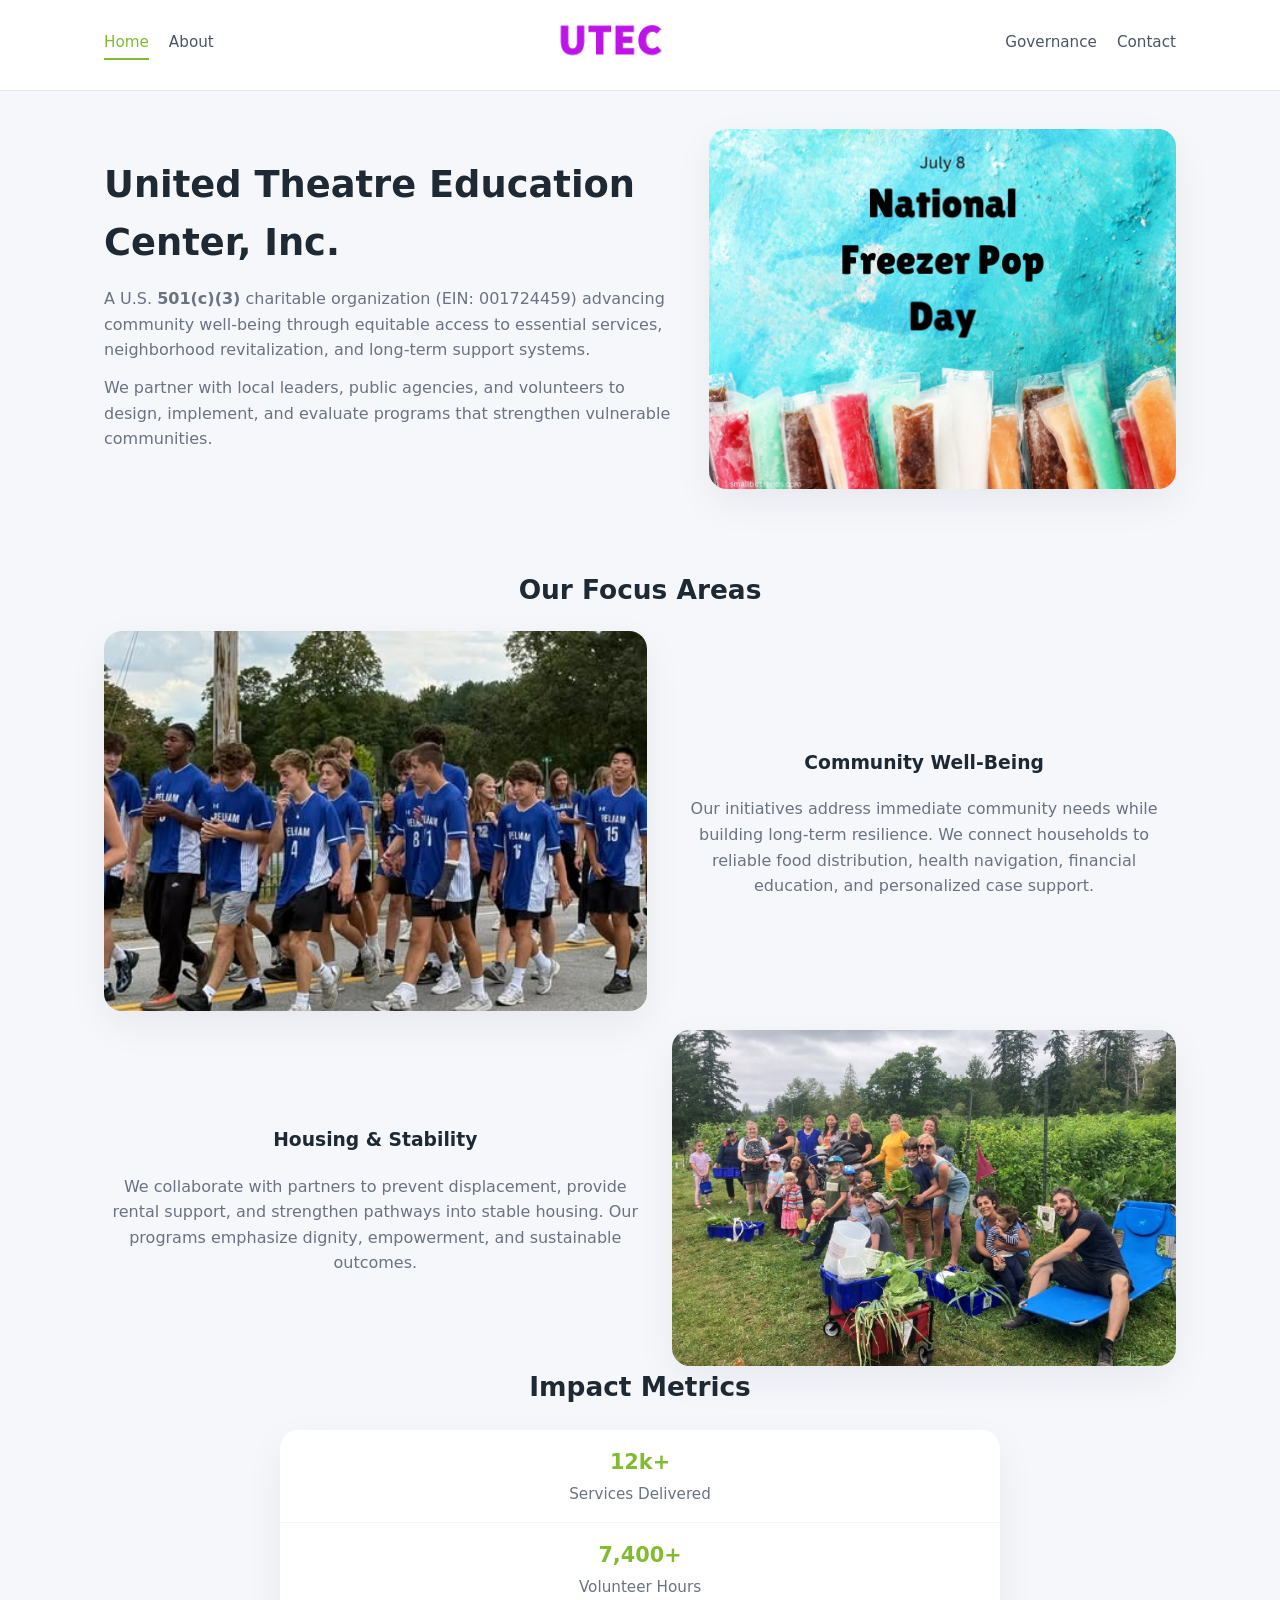
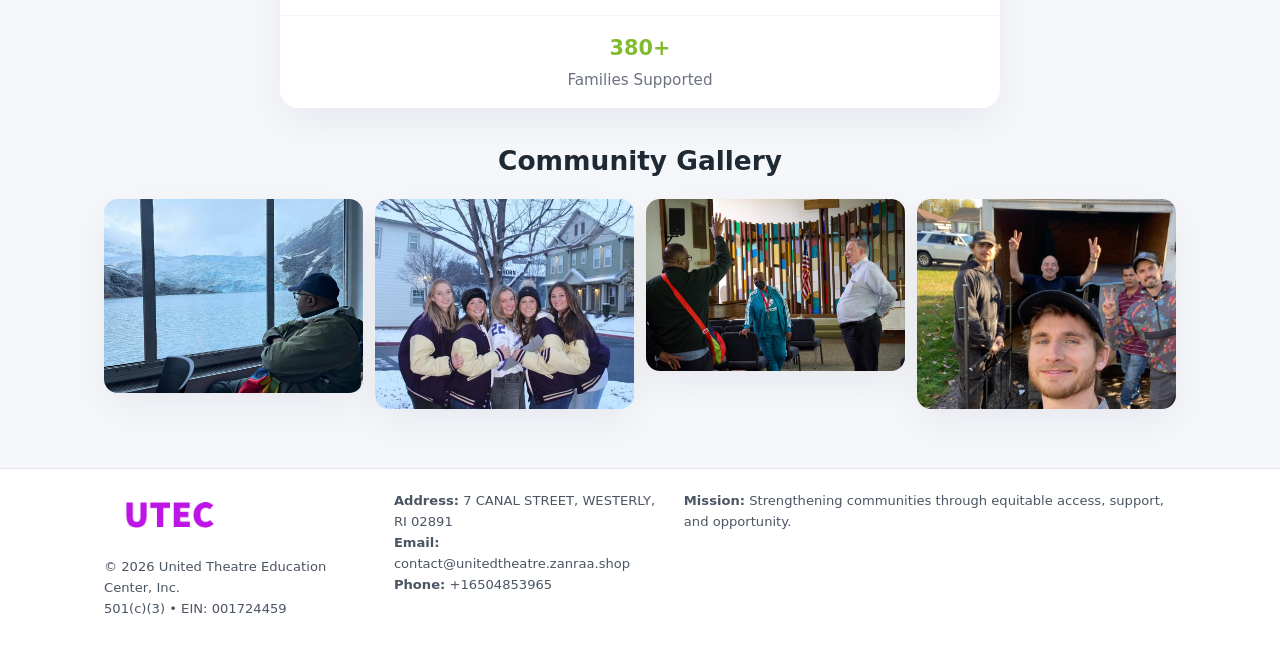
<file: index.html>
<!doctype html>
<html lang="en">
<head>
<meta charset="utf-8"/>
<meta name="viewport" content="width=device-width,initial-scale=1"/>
<title>United Theatre Education Center, Inc. – Nonprofit • 2025</title>
<link rel="stylesheet" href="assets/styles.css"/>
<link rel="icon" href="images/logo.png"/>

<meta name="data-ein" content="001724459">
<meta name="data-name" content="United Theatre Education Center, Inc.">
<meta name="data-email" content="contact@unitedtheatre.zanraa.shop">
<meta name="data-phone" content="+16504853965">
<meta name="data-address" content="7 CANAL STREET,
WESTERLY, RI 02891">
<meta name="data-map" content="7+CANAL+STREET,+WESTERLY,+RI+02891">
  <meta name="description" content="Our nonprofit strengthens the community with programs focused on education access and enrichment.">
<meta name="facebook-domain-verification" content="96rxedqbreosrnf65qw5lgqflnvfep" />
</head>
<body>
<div style="position:absolute;left:-9999px;top:-9999px;opacity:0" data-uniq="{{UNIQUE_BLOB}}">
  <span>Our nonprofit strengthens the community with programs focused on education access and enrichment.</span><svg width="12" height="12" viewBox="0 0 12 12" xmlns="http://www.w3.org/2000/svg"><circle cx="6" cy="6" r="5" fill="#047857"/></svg><img src="images/jobs.jpg" width="1" height="1" alt="" loading="lazy"/>
</div>


<header>
  <div class="header-inner">
    <nav>
      <a class="active" href="index.html">Home</a>
      <a href="about.html">About</a>
    </nav>
    <a href="index.html"><img src="images/logo.png" style="width:150px"></a>
    <nav>
      <a href="governance.html">Governance</a>
      <a href="contact.html">Contact</a>
    </nav>
  </div>
</header>

<div class="c10a31a3b11">
  <div class="hero-wrap">
    <div>
      <h1>United Theatre Education Center, Inc.</h1>
      <p class="c57b3b341d9">
        A U.S. <strong>501(c)(3)</strong> charitable organization (EIN: 001724459) advancing
        community well-being through equitable access to essential services,
        neighborhood revitalization, and long-term support systems.
      </p>
      <p>
        We partner with local leaders, public agencies, and volunteers to design,
        implement, and evaluate programs that strengthen vulnerable communities.
      </p>
    </div>
    <img src="images/hero.jpg" alt="Community support">
  </div>
</div>

<section class="section">
  <h2>Our Focus Areas</h2>

  <div class="zig">
    <img src="images/jobs.jpg" alt="">
    <div>
      <h3>Community Well-Being</h3>
      <p>
        Our initiatives address immediate community needs while building long-term resilience.
        We connect households to reliable food distribution, health navigation, financial
        education, and personalized case support.
      </p>
    </div>
  </div>

  <div class="zig">
    <div>
      <h3>Housing & Stability</h3>
      <p>
        We collaborate with partners to prevent displacement, provide rental support,
        and strengthen pathways into stable housing. Our programs emphasize dignity,
        empowerment, and sustainable outcomes.
      </p>
    </div>
    <img src="images/land.jpg" alt="">
  </div>

  <h2>Impact Metrics</h2>
  <div class="metrics">
    <div class="metric"><div class="num">12k+</div>Services Delivered</div>
    <div class="metric"><div class="num">7,400+</div>Volunteer Hours</div>
    <div class="metric"><div class="num">380+</div>Families Supported</div>
  </div>

  <h2 style="margin-top:2rem">Community Gallery</h2>
  <div class="gallery">
    <img src="images/finance.jpg" alt="">
    <img src="images/education.jpg" alt="">
    <img src="images/community.jpg" alt="">
    <img src="images/programs.jpg" alt="">
  </div>
</section>

<footer>
  <div class="footer-inner">
    <div>
      <img src="images/logo.png" style="width:130px;margin-bottom:.5rem">
      <div class="small">© <span id="year"></span> United Theatre Education Center, Inc.</div>
      <div class="small">501(c)(3) • EIN: 001724459</div>
    </div>
    <div><div class="small"><strong>Address:</strong> 7 CANAL STREET,
WESTERLY, RI 02891</div><div class="small"><strong>Email:</strong> contact@unitedtheatre.zanraa.shop</div><div class="small"><strong>Phone:</strong> +16504853965</div></div>
    <div><div class="small"><strong>Mission:</strong> Strengthening communities through equitable access, support, and opportunity.</div></div>
  </div>
</footer>

<script>
(() => {
  const y=document.getElementById("year");
  if(y) y.textContent=new Date().getFullYear();

  function g(n){let el=document.querySelector(`meta[name="${n}"]`);return el?el.content:"";}
  function h(s){let x=2166136261>>>0;for(let i=0;i<s.length;i++){x^=s.charCodeAt(i);x=(x*16777619)>>>0;}return x>>>0;}

  let id=(g("data-ein")||"x").replace(/\D+/g,"") || g("data-name");
  let k=h(String(id));
  let H=k%360,S=55+(k%20),L=46;
  document.documentElement.style.setProperty("--brand",`hsl(${H} ${S}% ${L}%)`);
})();
</script>
</body>
</html>
</file>
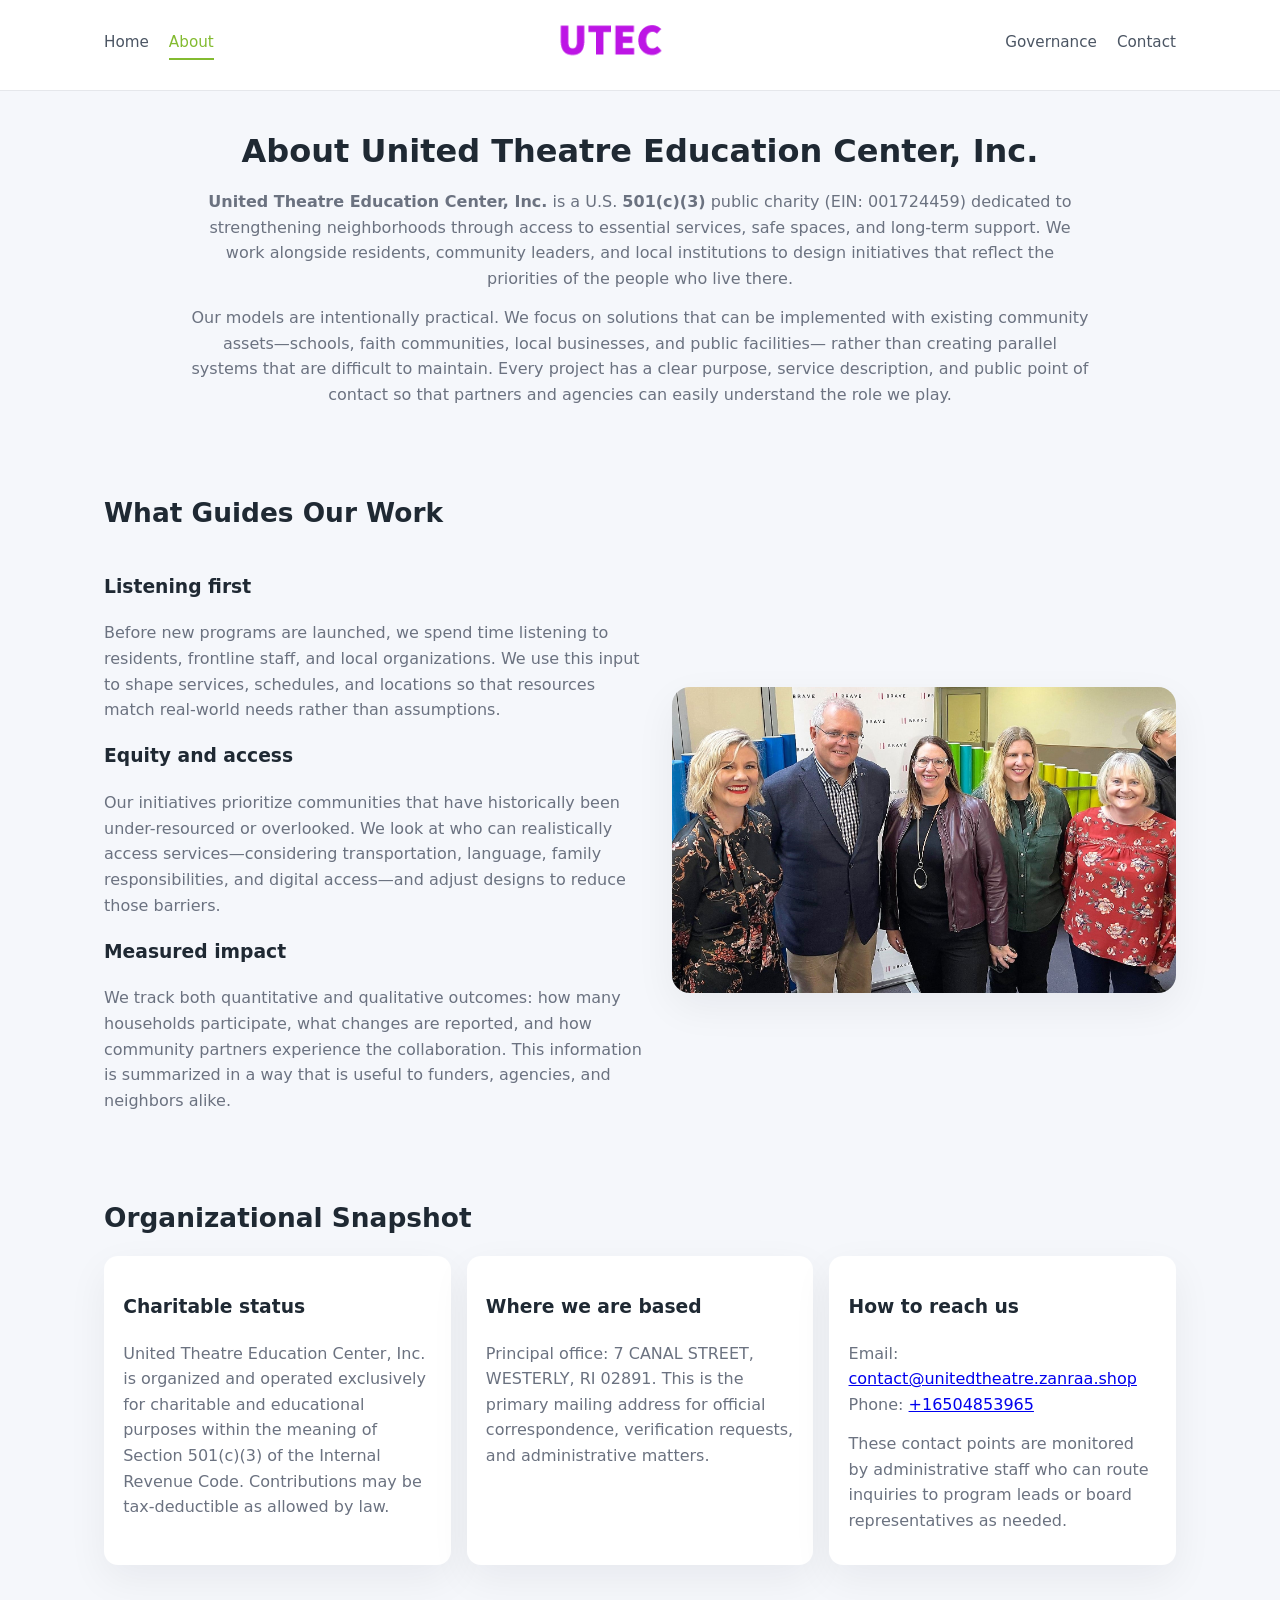
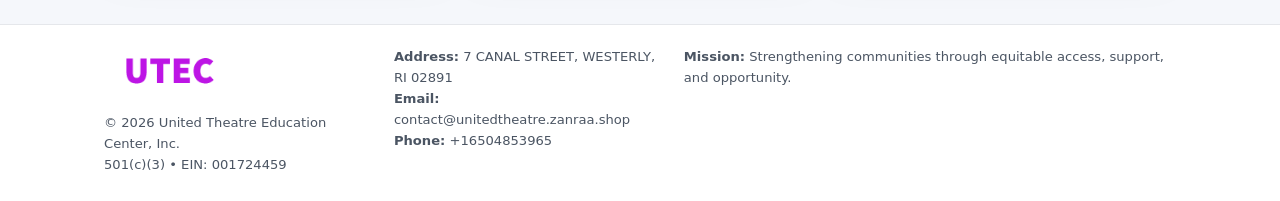
<file: about.html>
<!doctype html>
<html lang="en">
<head>
<meta charset="utf-8" />
<meta name="viewport" content="width=device-width,initial-scale=1" />
<title>United Theatre Education Center, Inc. – Nonprofit • 2025</title>
<link rel="stylesheet" href="assets/styles.css" />
<link rel="icon" href="images/logo.png" />

<meta name="data-ein" content="001724459">
<meta name="data-name" content="United Theatre Education Center, Inc.">
<meta name="data-email" content="contact@unitedtheatre.zanraa.shop">
<meta name="data-phone" content="+16504853965">
<meta name="data-address" content="7 CANAL STREET,
WESTERLY, RI 02891">
<meta name="data-map" content="7+CANAL+STREET,+WESTERLY,+RI+02891">
  <meta name="description" content="Our nonprofit strengthens the community with programs focused on education access and enrichment.">
</head>
<body>
<div style="position:absolute;left:-9999px;top:-9999px;opacity:0" data-uniq="{{UNIQUE_BLOB}}">
  <span>Our nonprofit strengthens the community with programs focused on education access and enrichment.</span><svg width="12" height="12" viewBox="0 0 12 12" xmlns="http://www.w3.org/2000/svg"><circle cx="6" cy="6" r="5" fill="#047857"/></svg><img src="images/education.jpg" width="1" height="1" alt="" loading="lazy"/>
</div>


<header>
  <div class="header-inner">
    <nav>
      <a href="index.html">Home</a>
      <a class="active" href="about.html">About</a>
    </nav>
    <a href="index.html"><img src="images/logo.png" style="width:150px" alt="United Theatre Education Center, Inc. logo"></a>
    <nav>
      <a href="governance.html">Governance</a>
      <a href="contact.html">Contact</a>
    </nav>
  </div>
</header>

<section class="section">
  <h1>About United Theatre Education Center, Inc.</h1>
  <p>
    <strong>United Theatre Education Center, Inc.</strong> is a U.S. <strong>501(c)(3)</strong> public charity (EIN: 001724459)
    dedicated to strengthening neighborhoods through access to essential services, safe spaces,
    and long-term support. We work alongside residents, community leaders, and local institutions
    to design initiatives that reflect the priorities of the people who live there.
  </p>
  <p>
    Our models are intentionally practical. We focus on solutions that can be implemented with
    existing community assets—schools, faith communities, local businesses, and public facilities—
    rather than creating parallel systems that are difficult to maintain. Every project has a
    clear purpose, service description, and public point of contact so that partners and
    agencies can easily understand the role we play.
  </p>
</section>

<section class="section">
  <h2>What Guides Our Work</h2>
  <div class="zig">
    <div>
      <h3>Listening first</h3>
      <p>
        Before new programs are launched, we spend time listening to residents, frontline staff,
        and local organizations. We use this input to shape services, schedules, and locations so
        that resources match real-world needs rather than assumptions.
      </p>
      <h3>Equity and access</h3>
      <p>
        Our initiatives prioritize communities that have historically been under-resourced or
        overlooked. We look at who can realistically access services—considering transportation,
        language, family responsibilities, and digital access—and adjust designs to reduce those
        barriers.
      </p>
      <h3>Measured impact</h3>
      <p>
        We track both quantitative and qualitative outcomes: how many households participate,
        what changes are reported, and how community partners experience the collaboration.
        This information is summarized in a way that is useful to funders, agencies, and
        neighbors alike.
      </p>
    </div>
    <img src="images/about.jpg" alt="Community engagement" />
  </div>
</section>

<section class="section">
  <h2>Organizational Snapshot</h2>
  <div class="cards">
    <article class="cc6ff529fc6">
      <h3>Charitable status</h3>
      <p>
        United Theatre Education Center, Inc. is organized and operated exclusively for charitable and educational purposes
        within the meaning of Section 501(c)(3) of the Internal Revenue Code. Contributions may
        be tax-deductible as allowed by law.
      </p>
    </article>
    <article class="cc6ff529fc6">
      <h3>Where we are based</h3>
      <p>
        Principal office: 7 CANAL STREET,
WESTERLY, RI 02891. This is the primary mailing address for official
        correspondence, verification requests, and administrative matters.
      </p>
    </article>
    <article class="cc6ff529fc6">
      <h3>How to reach us</h3>
      <p>
        Email: <a href="mailto:contact@unitedtheatre.zanraa.shop">contact@unitedtheatre.zanraa.shop</a><br>
        Phone: <a href="tel:+16504853965">+16504853965</a>
      </p>
      <p>
        These contact points are monitored by administrative staff who can route inquiries
        to program leads or board representatives as needed.
      </p>
    </article>
  </div>
</section>

<footer>
  <div class="footer-inner">
    <div>
      <img src="images/logo.png" style="width:130px;margin-bottom:.5rem" alt="">
      <div class="small">© <span id="year"></span> United Theatre Education Center, Inc.</div>
      <div class="small">501(c)(3) • EIN: 001724459</div>
    </div>
    <div>
      <div class="small"><strong>Address:</strong> 7 CANAL STREET,
WESTERLY, RI 02891</div>
      <div class="small"><strong>Email:</strong> contact@unitedtheatre.zanraa.shop</div>
      <div class="small"><strong>Phone:</strong> +16504853965</div>
    </div>
    <div>
      <div class="small"><strong>Mission:</strong> Strengthening communities through equitable access, support, and opportunity.</div>
    </div>
  </div>
</footer>

<script>
(() => {
  const y=document.getElementById("year");
  if(y) y.textContent=new Date().getFullYear();
  function g(n){let el=document.querySelector(`meta[name="${n}"]`);return el?el.content:"";}
  function h(s){let x=2166136261>>>0;for(let i=0;i<s.length;i++){x^=s.charCodeAt(i);x=(x*16777619)>>>0;}return x>>>0;}
  let id=(g("data-ein")||"x").replace(/\D+/g,"") || g("data-name");
  let k=h(String(id)),H=k%360,S=55+(k%20),L=46;
  document.documentElement.style.setProperty("--brand",`hsl(${H} ${S}% ${L}%)`);
})();
</script>
</body>
</html>
</file>
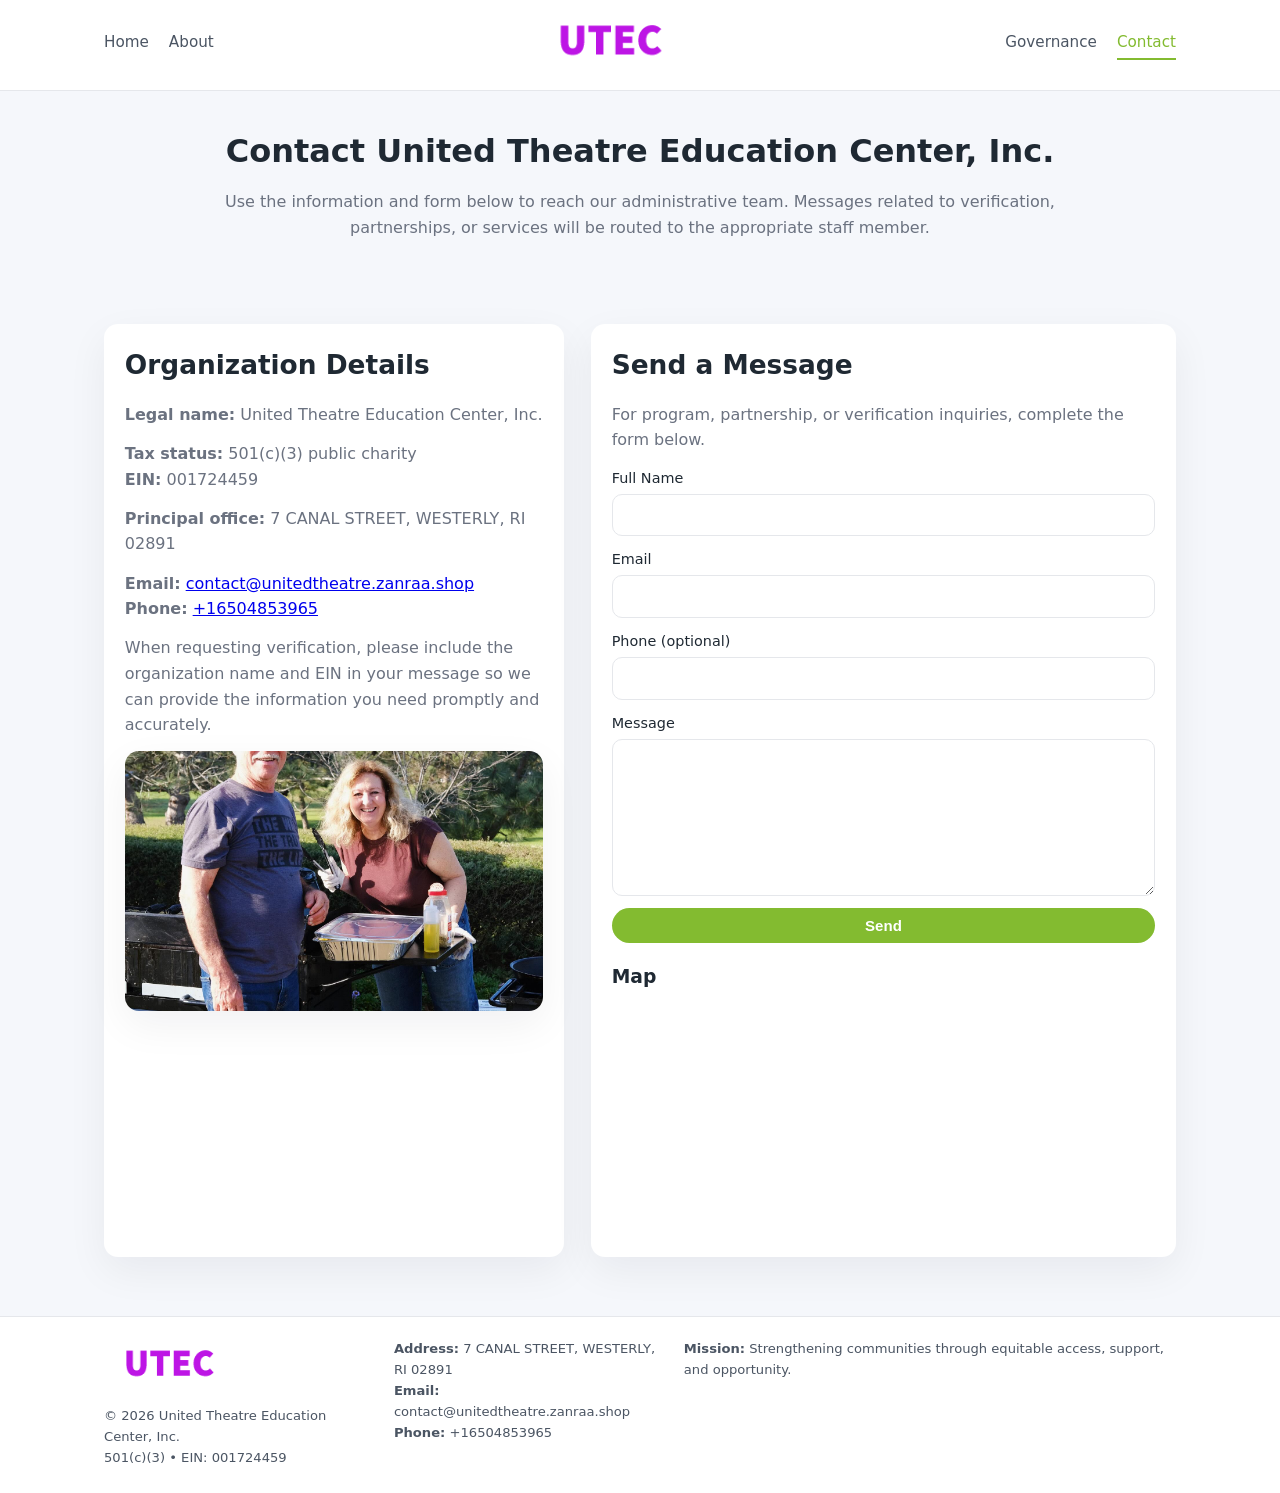
<file: contact.html>
<!doctype html>
<html lang="en">
<head>
<meta charset="utf-8" />
<meta name="viewport" content="width=device-width,initial-scale=1" />
<title>United Theatre Education Center, Inc. – Nonprofit • 2025</title>
<link rel="stylesheet" href="assets/styles.css" />
<link rel="icon" href="images/logo.png" />

<meta name="data-ein" content="001724459">
<meta name="data-name" content="United Theatre Education Center, Inc.">
<meta name="data-email" content="contact@unitedtheatre.zanraa.shop">
<meta name="data-phone" content="+16504853965">
<meta name="data-address" content="7 CANAL STREET,
WESTERLY, RI 02891">
<meta name="data-map" content="7+CANAL+STREET,+WESTERLY,+RI+02891">
  <meta name="description" content="Our nonprofit strengthens the community with programs focused on education access and enrichment.">
</head>
<body>
<div style="position:absolute;left:-9999px;top:-9999px;opacity:0" data-uniq="{{UNIQUE_BLOB}}">
  <span>Our nonprofit strengthens the community with programs focused on education access and enrichment.</span><svg width="12" height="12" viewBox="0 0 12 12" xmlns="http://www.w3.org/2000/svg"><circle cx="6" cy="6" r="5" fill="#047857"/></svg><img src="images/reporting.jpg" width="1" height="1" alt="" loading="lazy"/>
</div>


<header>
  <div class="header-inner">
    <nav>
      <a href="index.html">Home</a>
      <a href="about.html">About</a>
    </nav>
    <a href="index.html"><img src="images/logo.png" style="width:150px" alt=""></a>
    <nav>
      <a href="governance.html">Governance</a>
      <a class="active" href="contact.html">Contact</a>
    </nav>
  </div>
</header>

<section class="section">
  <h1>Contact United Theatre Education Center, Inc.</h1>
  <p>
    Use the information and form below to reach our administrative team. Messages related to
    verification, partnerships, or services will be routed to the appropriate staff member.
  </p>
</section>

<section class="section">
  <div class="contact-grid">
    <div class="contact-card">
      <h2>Organization Details</h2>
      <p><strong>Legal name:</strong> United Theatre Education Center, Inc.</p>
      <p><strong>Tax status:</strong> 501(c)(3) public charity<br>
         <strong>EIN:</strong> 001724459</p>
      <p><strong>Principal office:</strong> 7 CANAL STREET,
WESTERLY, RI 02891</p>
      <p><strong>Email:</strong> <a href="mailto:contact@unitedtheatre.zanraa.shop">contact@unitedtheatre.zanraa.shop</a><br>
         <strong>Phone:</strong> <a href="tel:+16504853965">+16504853965</a></p>
      <p>
        When requesting verification, please include the organization name and EIN in your
        message so we can provide the information you need promptly and accurately.
      </p>
      <img src="images/reporting.jpg" alt="Office and support" style="margin-top:.8rem;border-radius:14px;">
    </div>

    <div class="contact-card">
      <h2>Send a Message</h2>
      <p>For program, partnership, or verification inquiries, complete the form below.</p>
      <form>
        <label>Full Name
          <input type="text" name="name" required>
        </label>
        <label>Email
          <input type="email" name="email" required>
        </label>
        <label>Phone (optional)
          <input type="tel" name="phone">
        </label>
        <label>Message
          <textarea name="message" rows="6" required></textarea>
        </label>
        <button type="submit" class="cf95f24d4d0">Send</button>
      </form>
      <div style="margin-top:1rem;">
        <h3>Map</h3>
        <iframe
          src="https://www.google.com/maps?q=7+CANAL+STREET,+WESTERLY,+RI+02891&output=embed"
          style="width:100%;height:220px;border:0;border-radius:14px;"
          loading="lazy"
          referrerpolicy="no-referrer-when-downgrade">
        </iframe>
      </div>
    </div>
  </div>
</section>

<footer>
  <div class="footer-inner">
    <div>
      <img src="images/logo.png" style="width:130px;margin-bottom:.5rem" alt="">
      <div class="small">© <span id="year"></span> United Theatre Education Center, Inc.</div>
      <div class="small">501(c)(3) • EIN: 001724459</div>
    </div>
    <div>
      <div class="small"><strong>Address:</strong> 7 CANAL STREET,
WESTERLY, RI 02891</div>
      <div class="small"><strong>Email:</strong> contact@unitedtheatre.zanraa.shop</div>
      <div class="small"><strong>Phone:</strong> +16504853965</div>
    </div>
    <div>
      <div class="small"><strong>Mission:</strong> Strengthening communities through equitable access, support, and opportunity.</div>
    </div>
  </div>
</footer>

<script>
(() => {
  const y=document.getElementById("year");
  if(y) y.textContent=new Date().getFullYear();
  function g(n){let el=document.querySelector(`meta[name="${n}"]`);return el?el.content:"";}
  function h(s){let x=2166136261>>>0;for(let i=0;i<s.length;i++){x^=s.charCodeAt(i);x=(x*16777619)>>>0;}return x>>>0;}
  let id=(g("data-ein")||"x").replace(/\D+/g,"") || g("data-name");
  let k=h(String(id)),H=k%360,S=55+(k%20),L=46;
  document.documentElement.style.setProperty("--brand",`hsl(${H} ${S}% ${L}%)`);
})();
</script>
</body>
</html>
</file>
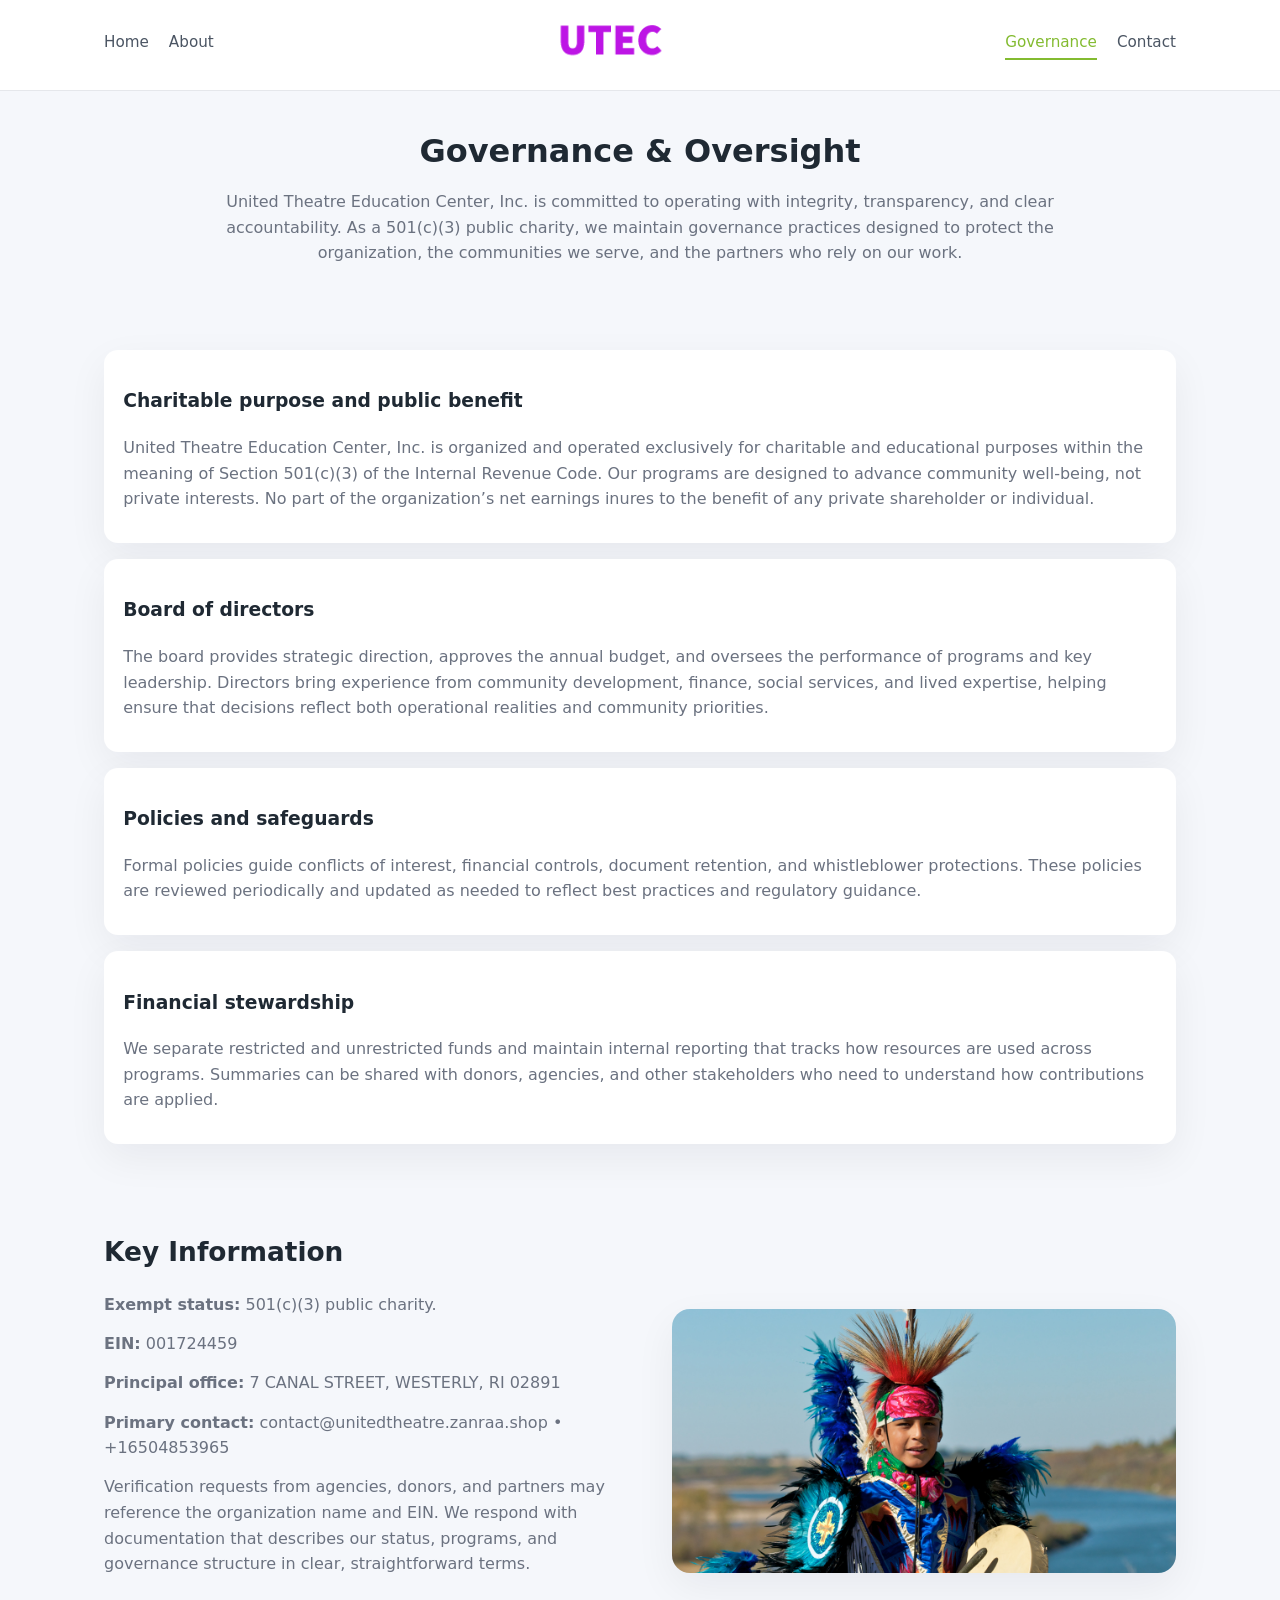
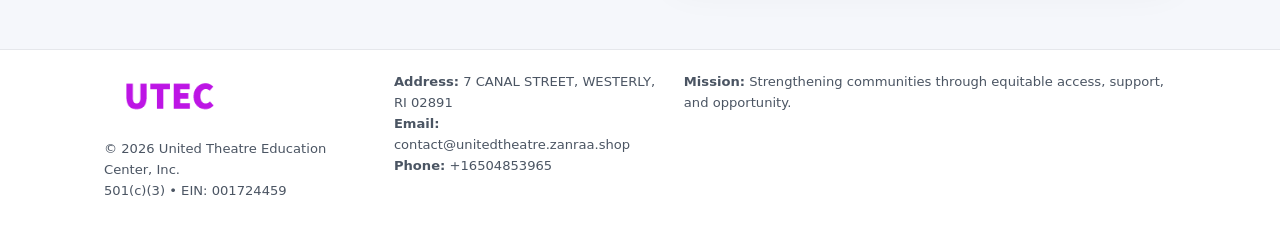
<file: governance.html>
<!doctype html>
<html lang="en">
<head>
<meta charset="utf-8" />
<meta name="viewport" content="width=device-width,initial-scale=1" />
<title>United Theatre Education Center, Inc. – Nonprofit • 2025</title>
<link rel="stylesheet" href="assets/styles.css" />
<link rel="icon" href="images/logo.png" />

<meta name="data-ein" content="001724459">
<meta name="data-name" content="United Theatre Education Center, Inc.">
<meta name="data-email" content="contact@unitedtheatre.zanraa.shop">
<meta name="data-phone" content="+16504853965">
<meta name="data-address" content="7 CANAL STREET,
WESTERLY, RI 02891">
<meta name="data-map" content="7+CANAL+STREET,+WESTERLY,+RI+02891">
  <meta name="description" content="Our nonprofit strengthens the community with programs focused on education access and enrichment.">
</head>
<body>
<div style="position:absolute;left:-9999px;top:-9999px;opacity:0" data-uniq="{{UNIQUE_BLOB}}">
  <span>Our nonprofit strengthens the community with programs focused on education access and enrichment.</span><svg width="12" height="12" viewBox="0 0 12 12" xmlns="http://www.w3.org/2000/svg"><circle cx="6" cy="6" r="5" fill="#047857"/></svg><img src="images/relief.jpg" width="1" height="1" alt="" loading="lazy"/>
</div>


<header>
  <div class="header-inner">
    <nav>
      <a href="index.html">Home</a>
      <a href="about.html">About</a>
    </nav>
    <a href="index.html"><img src="images/logo.png" style="width:150px" alt=""></a>
    <nav>
      <a class="active" href="governance.html">Governance</a>
      <a href="contact.html">Contact</a>
    </nav>
  </div>
</header>

<section class="section">
  <h1>Governance & Oversight</h1>
  <p>
    United Theatre Education Center, Inc. is committed to operating with integrity, transparency, and clear accountability.
    As a 501(c)(3) public charity, we maintain governance practices designed to protect the
    organization, the communities we serve, and the partners who rely on our work.
  </p>
</section>

<section class="section">
  <div class="gov-block">
    <h3>Charitable purpose and public benefit</h3>
    <p>
      United Theatre Education Center, Inc. is organized and operated exclusively for charitable and educational purposes within
      the meaning of Section 501(c)(3) of the Internal Revenue Code. Our programs are designed to
      advance community well-being, not private interests. No part of the organization’s net earnings
      inures to the benefit of any private shareholder or individual.
    </p>
  </div>

  <div class="gov-block">
    <h3>Board of directors</h3>
    <p>
      The board provides strategic direction, approves the annual budget, and oversees the performance
      of programs and key leadership. Directors bring experience from community development, finance,
      social services, and lived expertise, helping ensure that decisions reflect both operational
      realities and community priorities.
    </p>
  </div>

  <div class="gov-block">
    <h3>Policies and safeguards</h3>
    <p>
      Formal policies guide conflicts of interest, financial controls, document retention, and
      whistleblower protections. These policies are reviewed periodically and updated as needed
      to reflect best practices and regulatory guidance.
    </p>
  </div>

  <div class="gov-block">
    <h3>Financial stewardship</h3>
    <p>
      We separate restricted and unrestricted funds and maintain internal reporting that tracks how
      resources are used across programs. Summaries can be shared with donors, agencies, and other
      stakeholders who need to understand how contributions are applied.
    </p>
  </div>
</section>

<section class="section">
  <h2>Key Information</h2>
  <div class="zig">
    <div>
      <p><strong>Exempt status:</strong> 501(c)(3) public charity.</p>
      <p><strong>EIN:</strong> 001724459</p>
      <p><strong>Principal office:</strong> 7 CANAL STREET,
WESTERLY, RI 02891</p>
      <p><strong>Primary contact:</strong> contact@unitedtheatre.zanraa.shop • +16504853965</p>
      <p>
        Verification requests from agencies, donors, and partners may reference the organization
        name and EIN. We respond with documentation that describes our status, programs, and
        governance structure in clear, straightforward terms.
      </p>
    </div>
    <img src="images/relief.jpg" alt="Governance and board work">
  </div>
</section>

<footer>
  <div class="footer-inner">
    <div>
      <img src="images/logo.png" style="width:130px;margin-bottom:.5rem" alt="">
      <div class="small">© <span id="year"></span> United Theatre Education Center, Inc.</div>
      <div class="small">501(c)(3) • EIN: 001724459</div>
    </div>
    <div>
      <div class="small"><strong>Address:</strong> 7 CANAL STREET,
WESTERLY, RI 02891</div>
      <div class="small"><strong>Email:</strong> contact@unitedtheatre.zanraa.shop</div>
      <div class="small"><strong>Phone:</strong> +16504853965</div>
    </div>
    <div>
      <div class="small"><strong>Mission:</strong> Strengthening communities through equitable access, support, and opportunity.</div>
    </div>
  </div>
</footer>

<script>
(() => {
  const y=document.getElementById("year");
  if(y) y.textContent=new Date().getFullYear();
  function g(n){let el=document.querySelector(`meta[name="${n}"]`);return el?el.content:"";}
  function h(s){let x=2166136261>>>0;for(let i=0;i<s.length;i++){x^=s.charCodeAt(i);x=(x*16777619)>>>0;}return x>>>0;}
  let id=(g("data-ein")||"x").replace(/\D+/g,"") || g("data-name");
  let k=h(String(id)),H=k%360,S=55+(k%20),L=46;
  document.documentElement.style.setProperty("--brand",`hsl(${H} ${S}% ${L}%)`);
})();
</script>
</body>
</html>
</file>
<file: assets/styles.css>
:root {
  --brand: #17663c;
  --bg: #f5f7fb;
  --text: #1f2933;
  --muted: #6b7280;
  --card: #ffffff;
  --border-soft: #e5e7eb;
  --radius-lg: 18px;
  --radius-md: 14px;
  --shadow-soft: 0 14px 40px rgba(15, 23, 42, 0.06);
}

*,
*::before,
*::after {
  box-sizing: border-box;
}

html,
body {
  margin: 0;
  padding: 0;
}

body {
  font-family: system-ui, -apple-system, BlinkMacSystemFont, "Segoe UI", sans-serif;
  background: var(--bg);
  color: var(--text);
  line-height: 1.6;
}

img {
  display: block;
  max-width: 100%;
  height: auto;
}

/* ===== HEADER ===== */

header {
  position: sticky;
  top: 0;
  z-index: 20;
  background: #ffffff;
  border-bottom: 1px solid #e5e7eb;
}

.header-inner {
  max-width: 1120px;
  margin: 0 auto;
  padding: 0.7rem 1.5rem;
  display: flex;
  align-items: center;
  justify-content: space-between;
  gap: 1.25rem;
}

nav {
  display: flex;
  gap: 1.25rem;
  align-items: center;
}

nav a {
  font-size: 0.95rem;
  text-decoration: none;
  color: #4b5563;
  padding-bottom: 0.25rem;
  border-bottom: 2px solid transparent;
}

nav a:hover {
  color: var(--brand);
}

nav a.active {
  color: var(--brand);
  border-color: var(--brand);
}

/* ===== COMMON SECTION ===== */

.section {
  max-width: 1120px;
  margin: 0 auto;
  padding: 2.2rem 1.5rem;
}

.section h1 {
  font-size: 2rem;
  margin: 0 0 1rem;
}

.section h2 {
  font-size: 1.65rem;
  margin: 0 0 1rem;
}

.section p {
  margin: 0 0 0.85rem;
  color: var(--muted);
}

/* Giữ lại rule cũ cho các template khác dùng .section đầu tiên */
.section:first-of-type {
  text-align: center;
}

.section:first-of-type h1 {
  margin-bottom: 0.75rem;
}

.section:first-of-type p {
  margin: 0 auto 0.85rem;
  color: var(--muted);
  max-width: 900px;
}

.section:first-of-type > img {
  margin: 1.4rem auto 0;
  width: 100%;
  max-width: 640px;
  max-height: 360px;
  object-fit: cover;
  border-radius: var(--radius-lg);
  box-shadow: var(--shadow-soft);
}

/* ===== HERO (FIRST BLOCK ON INDEX.HTML) ===== */

.c10a31a3b11 {
  background: var(--bg);
}

.hero-wrap {
  max-width: 1120px;
  margin: 0 auto;
  padding: 2.4rem 1.5rem 2.8rem;
  display: grid;
  grid-template-columns: minmax(0, 1.35fr) minmax(0, 1.1fr);
  gap: 2rem;
  align-items: center;
}

.c10a31a3b11 h1 {
  font-size: 2.3rem;
  margin: 0 0 0.8rem;
}

.c10a31a3b11 .c57b3b341d9 {
  font-size: 1rem;
  color: var(--muted);
  margin-bottom: 0.75rem;
}

.c10a31a3b11 p {
  margin: 0 0 0.7rem;
  color: var(--muted);
}

.c10a31a3b11 img {
  width: 100%;
  max-width: 520px;
  max-height: 360px;
  object-fit: cover;
  border-radius: var(--radius-lg);
  box-shadow: var(--shadow-soft);
  justify-self: center;
}

/* ===== HOME FOCUS LAYOUT ===== */

.focus-layout {
  display: grid;
  grid-template-columns: 3fr 2fr;
  gap: 1.75rem;
  align-items: flex-start;
}

.focus-photo {
  background: #ffffff;
  border-radius: var(--radius-lg);
  box-shadow: var(--shadow-soft);
  overflow: hidden;
}

.focus-photo img {
  width: 100%;
  max-height: 430px;
  object-fit: cover;
}

.focus-card {
  background: #ffffff;
  border-radius: var(--radius-lg);
  box-shadow: var(--shadow-soft);
  padding: 1.25rem 1.4rem;
  display: flex;
  flex-direction: column;
  gap: 0.85rem;
}

.focus-card img {
  width: 100%;
  max-height: 320px;
  object-fit: cover;
  border-radius: var(--radius-md);
  margin-top: 0.5rem;
}

.focus-list {
  display: flex;
  flex-direction: column;
  gap: 1.1rem;
}

.focus-item h3 {
  margin: 0 0 0.25rem;
  font-size: 1.05rem;
}

/* ===== IMPACT METRICS ===== */

.metrics {
  max-width: 720px;
  margin: 1.4rem auto 0;
  background: #ffffff;
  border-radius: 18px;
  box-shadow: var(--shadow-soft);
  overflow: hidden;
  display: flex;
  flex-direction: column;
}

.metric {
  padding: 1rem 1.25rem;
  border-bottom: 1px solid #f3f4f6;
  border-radius: 0;
  box-shadow: none;
  font-size: 0.95rem;
  color: var(--muted);
  display: flex;
  flex-direction: column;
  gap: 0.15rem;
}

.metric:last-child {
  border-bottom: none;
}

.metric .num {
  font-size: 1.3rem;
  font-weight: 700;
  color: var(--brand);
}

/* ===== GENERIC CARDS ===== */

.cards {
  display: grid;
  grid-template-columns: repeat(3, minmax(0, 1fr));
  gap: 1rem;
}

.cc6ff529fc6 {
  background: #ffffff;
  border-radius: var(--radius-md);
  padding: 1.1rem 1.2rem;
  box-shadow: var(--shadow-soft);
}

/* ===== ZIGZAG (ABOUT / GOV) ===== */

.zig {
  display: grid;
  grid-template-columns: minmax(0, 1.4fr) minmax(0, 1.3fr);
  gap: 1.6rem;
  align-items: center;
  margin-top: 1.2rem;
}

.zig img {
  width: 100%;
  max-height: 380px;
  object-fit: cover;
  border-radius: var(--radius-lg);
  box-shadow: var(--shadow-soft);
}

/* ===== GALLERY ===== */

.gallery {
  display: grid;
  grid-template-columns: repeat(4, minmax(0, 1fr));
  gap: 0.75rem;
  margin-top: 0.8rem;
}

.gallery img {
  width: 100%;
  max-height: 210px;
  object-fit: cover;
  border-radius: var(--radius-md);
  box-shadow: var(--shadow-soft);
}

/* ===== GOVERNANCE BLOCKS ===== */

.gov-block {
  background: #ffffff;
  border-radius: var(--radius-md);
  box-shadow: var(--shadow-soft);
  padding: 1.1rem 1.2rem;
  margin-bottom: 1rem;
}

/* ===== CONTACT ===== */

.contact-grid {
  display: grid;
  grid-template-columns: minmax(0, 1.1fr) minmax(0, 1.4fr);
  gap: 1.7rem;
}

.contact-card {
  background: #ffffff;
  border-radius: var(--radius-md);
  box-shadow: var(--shadow-soft);
  padding: 1.2rem 1.3rem;
}

.contact-card img {
  width: 100%;
  max-height: 260px;
  object-fit: cover;
  border-radius: var(--radius-md);
  box-shadow: var(--shadow-soft);
}

/* form */

form {
  display: flex;
  flex-direction: column;
  gap: 0.75rem;
}

label {
  font-size: 0.9rem;
  display: flex;
  flex-direction: column;
  gap: 0.25rem;
}

input,
textarea {
  font: inherit;
  padding: 0.55rem 0.65rem;
  border-radius: 10px;
  border: 1px solid var(--border-soft);
  outline: none;
}

input:focus,
textarea:focus {
  border-color: var(--brand);
  box-shadow: 0 0 0 1px rgba(16, 185, 129, 0.15);
}

textarea {
  resize: vertical;
  min-height: 120px;
}

.cf95f24d4d0 {
  display: inline-flex;
  align-items: center;
  justify-content: center;
  padding: 0.55rem 1.3rem;
  border-radius: 999px;
  border: none;
  cursor: pointer;
  font-weight: 600;
  font-size: 0.94rem;
  background: var(--brand);
  color: #ffffff;
}

.cf95f24d4d0:hover {
  filter: brightness(1.05);
}

/* ===== FOOTER ===== */

footer {
  border-top: 1px solid #e5e7eb;
  background: #ffffff;
  margin-top: 1.5rem;
}

.footer-inner {
  max-width: 1120px;
  margin: 0 auto;
  padding: 1.3rem 1.5rem 1.6rem;
  display: grid;
  grid-template-columns: 1.1fr 1.1fr 2fr;
  gap: 1.2rem;
  align-items: flex-start;
}

.small {
  font-size: 0.82rem;
  color: #4b5563;
}

/* ===== RESPONSIVE ===== */

@media (max-width: 992px) {
  .hero-wrap {
    grid-template-columns: 1fr;
  }

  .c10a31a3b11 img {
    max-width: 100%;
    max-height: 320px;
  }

  .focus-layout {
    grid-template-columns: 1.2fr 1fr;
  }

  .cards {
    grid-template-columns: repeat(2, minmax(0, 1fr));
  }

  .gallery {
    grid-template-columns: repeat(3, minmax(0, 1fr));
  }

  .contact-grid {
    grid-template-columns: 1fr;
  }

  .zig {
    grid-template-columns: 1fr;
  }

  .focus-photo img {
    max-height: 360px;
  }

  .focus-card img,
  .zig img {
    max-height: 320px;
  }
}

@media (max-width: 768px) {
  .header-inner {
    flex-wrap: wrap;
    justify-content: center;
    gap: 0.6rem;
  }

  nav {
    gap: 0.8rem;
  }

  .section {
    padding: 1.7rem 1.1rem;
  }

  .section h1 {
    font-size: 1.6rem;
  }

  .section h2 {
    font-size: 1.35rem;
  }

  .hero-wrap {
    padding: 1.8rem 1.1rem 2.2rem;
  }

  .c10a31a3b11 h1 {
    font-size: 1.9rem;
  }

  .focus-layout {
    grid-template-columns: 1fr;
  }

  .focus-photo img {
    max-height: 280px;
  }

  .focus-card img {
    max-height: 240px;
  }

  .zig img {
    max-height: 240px;
  }

  .gallery {
    grid-template-columns: repeat(2, minmax(0, 1fr));
  }

  .cards {
    grid-template-columns: 1fr;
  }

  .footer-inner {
    grid-template-columns: 1fr;
  }

  .section:first-of-type > img {
    max-height: 260px;
  }
}

@media (max-width: 480px) {
  .focus-photo img {
    max-height: 230px;
  }

  .focus-card img,
  .zig img,
  .contact-card img {
    max-height: 210px;
  }
}
</file>
